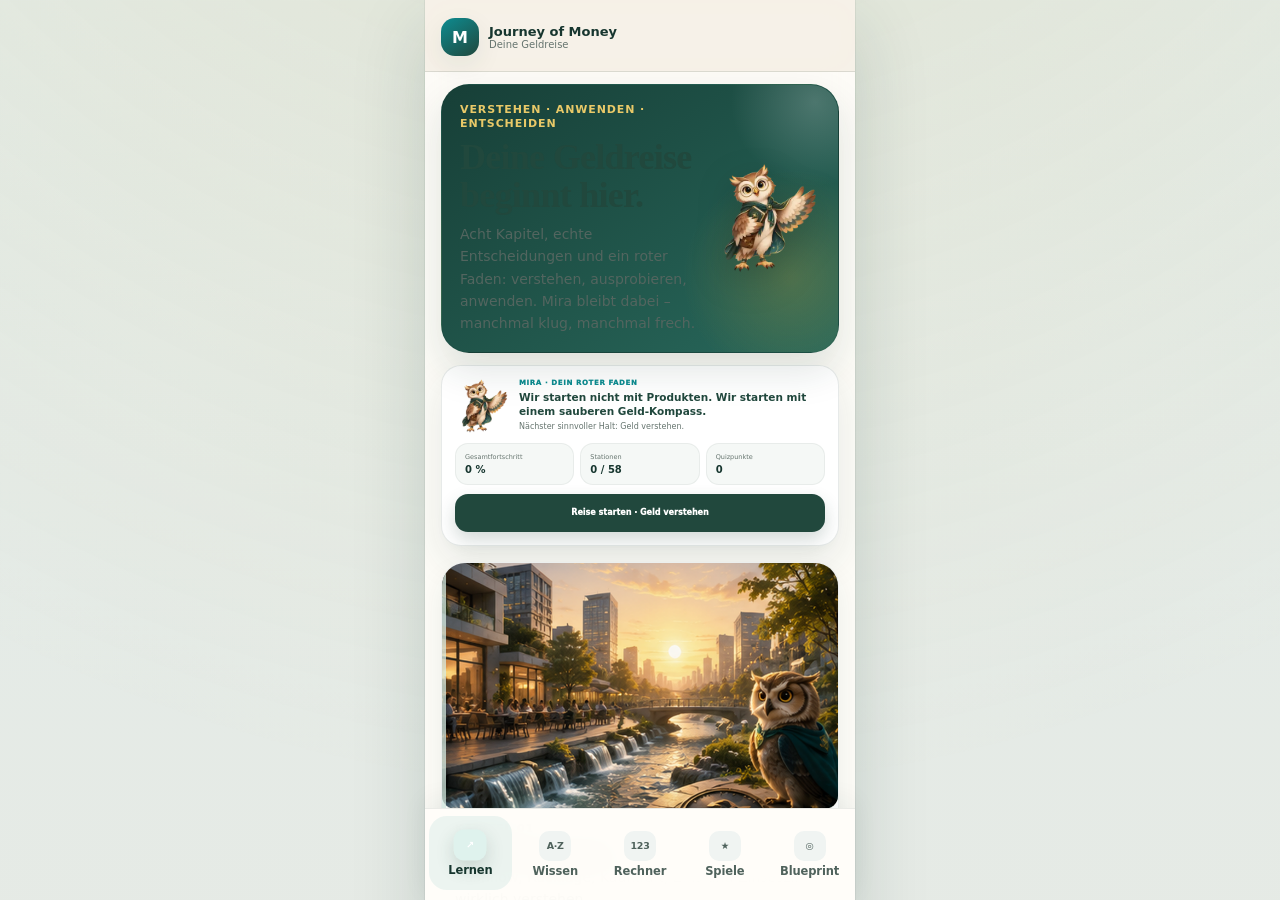
<file: index.html>
<!doctype html>
<html lang="de">
<head>
<meta charset="utf-8"/>
<meta name="viewport" content="width=device-width,initial-scale=1,viewport-fit=cover"/>
<meta name="theme-color" content="#f6f0e7"/>
<link rel="manifest" href="./manifest.webmanifest"/>
<title>Journey of Money</title>
<style>
html,body{margin:0;width:100%;height:100%;overflow:hidden;background:#f6f0e7}
#appFrame{position:fixed;inset:0;width:100%;height:100%;border:0;background:#f6f0e7}
</style>
</head>
<body>
<iframe id="appFrame" src="./app-main.html?v=readability-20260818-1" title="Journey of Money"></iframe>
<script>
const criticalReadability = `
body{font-size:16px!important}
.eyebrow{font-size:11px!important;line-height:1.3!important}
.hero h1{font-size:36px!important;line-height:1.08!important;letter-spacing:-.02em!important}
.hero p{font-size:14px!important;line-height:1.58!important;color:#53655f!important}
.tile h3{font-size:19px!important;line-height:1.24!important}
.tile p{font-size:14px!important;line-height:1.55!important;color:#53655f!important}
.meta,.progress-pill{font-size:11px!important}
.chapter-hero h2{font-size:34px!important;line-height:1.08!important}
.chapter-hero p{font-size:14px!important;line-height:1.58!important;color:#53655f!important}
.chapter-meta,.finance-note{font-size:11px!important;line-height:1.45!important}
.map-head b{font-size:15px!important}.map-head small{font-size:11px!important}
.station-label{font-size:11px!important;line-height:1.3!important;max-width:132px!important;padding:8px 10px!important}
.station-row b{font-size:14px!important;line-height:1.35!important}
.station-row small{font-size:11.5px!important;line-height:1.42!important}
.lesson-progress,.lesson-stage{font-size:11px!important}
.lesson-card h2{font-size:33px!important;line-height:1.1!important}
.lesson-card p,.deep-copy,.deep-copy p{font-size:14px!important;line-height:1.65!important}
.learn-list{font-size:13.5px!important;line-height:1.62!important}
.concept,.example,.choice{font-size:14px!important;line-height:1.55!important}
.feedback{font-size:13px!important;line-height:1.5!important}
.cta,.btn{font-size:14px!important;line-height:1.2!important;min-height:50px!important}
.app{padding-bottom:98px!important}
.bottom-nav{height:92px!important;grid-template-columns:repeat(5,minmax(0,1fr))!important;gap:2px!important;padding:8px 4px calc(9px + env(safe-area-inset-bottom))!important}
.bottom-tab{min-width:0!important;padding:5px 1px!important;gap:4px!important;flex-direction:column!important;align-items:center!important;justify-content:center!important;font-size:11.5px!important;line-height:1.08!important;font-weight:900!important;color:#4f625c!important}
.bottom-tab>span:last-child{display:block!important;max-width:100%!important;overflow:visible!important;text-overflow:clip!important;white-space:nowrap!important;font-size:11.5px!important;line-height:1.1!important}
.bottom-tab .tab-symbol{min-width:32px!important;height:30px!important;padding:0 6px!important;border-radius:10px!important;font-size:9.5px!important}
.bottom-tab.active{color:#17362f!important}
.brand b{font-size:13px!important}.brand small{font-size:10px!important}
@media(max-width:360px){.hero h1{font-size:33px!important}.tile h3{font-size:18px!important}.tile p{font-size:13.5px!important}.bottom-tab>span:last-child{font-size:10.5px!important}}
`;

function applyReadability(){
  const frame=document.getElementById('appFrame');
  try{
    const doc=frame.contentDocument || frame.contentWindow.document;
    if(!doc || !doc.head) return;
    let link=doc.getElementById('jom-readability-link');
    if(!link){
      link=doc.createElement('link');
      link.id='jom-readability-link';
      link.rel='stylesheet';
      link.href='./readability.css?v=20260818-2';
      doc.head.appendChild(link);
    }
    let style=doc.getElementById('jom-readability-critical');
    if(!style){
      style=doc.createElement('style');
      style.id='jom-readability-critical';
      style.textContent=criticalReadability;
      doc.head.appendChild(style);
    }else{
      style.textContent=criticalReadability;
    }
  }catch(e){console.warn('Readability injection failed',e)}
}

document.getElementById('appFrame').addEventListener('load',()=>{
  applyReadability();
  setTimeout(applyReadability,250);
  setTimeout(applyReadability,1200);
});

// Remove stale app caches/old workers once, then let the fresh page control itself.
if('serviceWorker' in navigator){
  navigator.serviceWorker.getRegistrations().then(regs=>Promise.all(regs.map(r=>r.unregister()))).catch(()=>{});
}
if('caches' in window){
  caches.keys().then(keys=>Promise.all(keys.filter(k=>k.startsWith('journey-of-money-')).map(k=>caches.delete(k)))).catch(()=>{});
}
</script>
</body>
</html>
</file>
